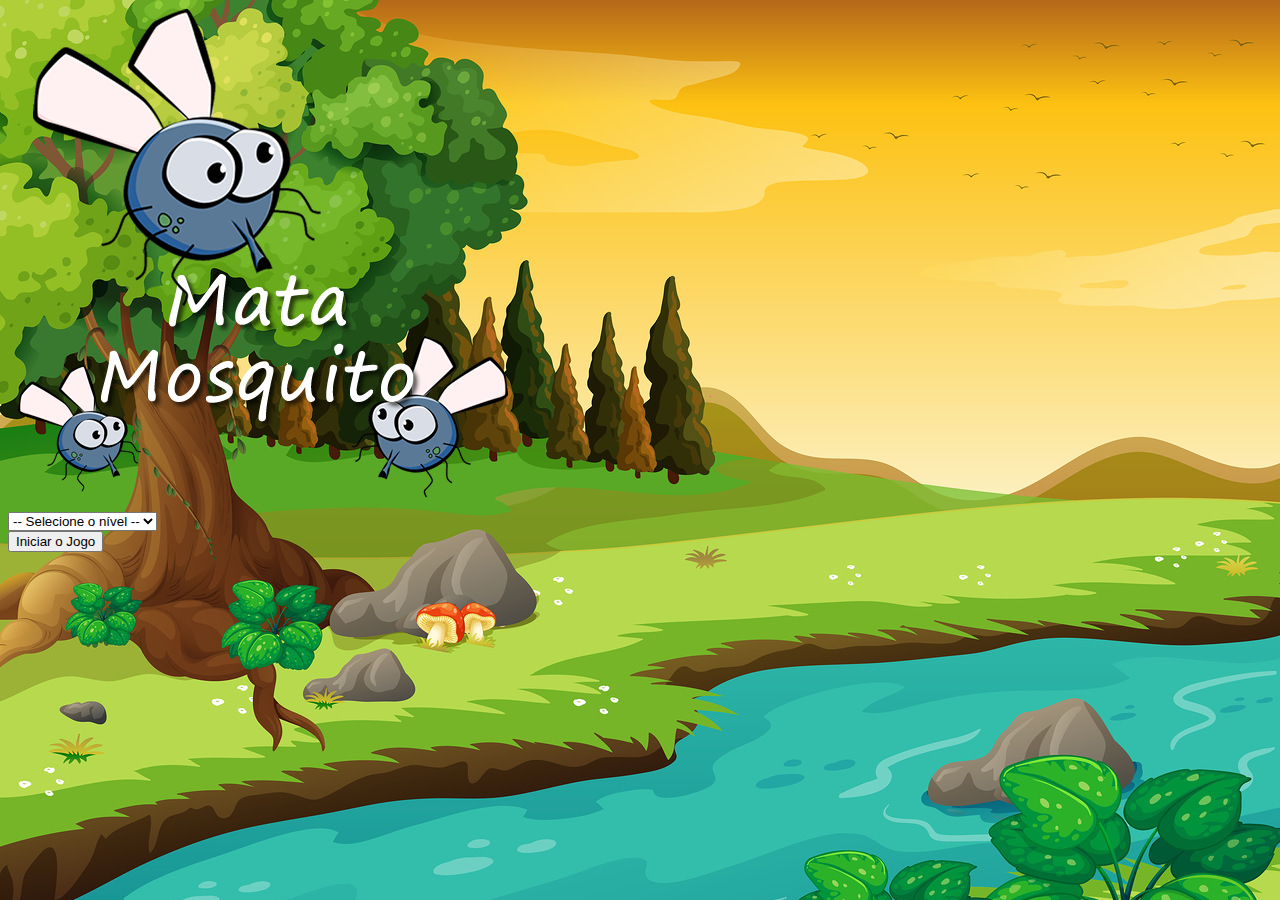
<file: index.html>
<!DOCTYPE html>
<html lang="pt">
<head>
    <meta charset="UTF-8">
    <meta name="viewport" content="width=device-width, initial-scale=1.0">
    <title>Jogo Mata Mosquito</title>
    <!--Recupera um estilo do Bootstrap-->
    <link href="https://cdn.jsdelivr.net/npm/bootstrap@5.3.2/dist/css/bootstrap.min.css" rel="stylesheet" integrity="sha384-T3c6CoIi6uLrA9TneNEoa7RxnatzjcDSCmG1MXxSR1GAsXEV/Dwwykc2MPK8M2HN" crossorigin="anonymous">
    <!--Carrega nosso estilo.css em cima do bootstrap-->
    <link rel="stylesheet" href="estilo.css"/>
    <script>
        function iniciarJogo(){
            //Recupera o nicel selecionado
            var nivel = document.getElementById('nivel').value

            //Verifica se o nivel foi escolhido, se não força o usuário a selecionar!
            if(nivel === ''){
                alert('Selecionae um nível para iniciar o jogo')
                return false
            }

            //O "?" separa a página que será direcionada dos parâmetros escolhidos
            window.location.href = "app.html?" + nivel
        }
    </script>
</head>
<body onresize="ajustarTela()">
    <div class="container">
        <!--Background Game over-->
        <div class="row">
            <div class="col">
                <div class="d-flex justify-content-center">
                    <img src="imagens/game.png"/>
                </div>
            </div>
        </div>
        <!--Caixa de Seleção de nivel-->
        <div class="row">
            <div class="col">
                <div class="d-flex justify-content-center">
                    <div class="mb-2">
                        <select class="form-control" id="nivel">
                            <option value="">-- Selecione o nível --</option>
                            <option value="normal">Normal</option>
                            <option value="dificil">Difícil</option>
                            <option value="chucknorris">Chuck Norris</option>
                        </select>
                    </div>
                </div>
            </div>
        </div>
        <!--Botão de Iniciar (Leva para app.html)-->
        <div class="row">
            <div class="col">
                <div class="d-flex justify-content-center">
                    <button type="button" class="btn btn-danger btn-lg" onclick="iniciarJogo()">Iniciar o Jogo</button>
                </div>
            </div>
        </div>
    </div>
</body>
</html>
</file>
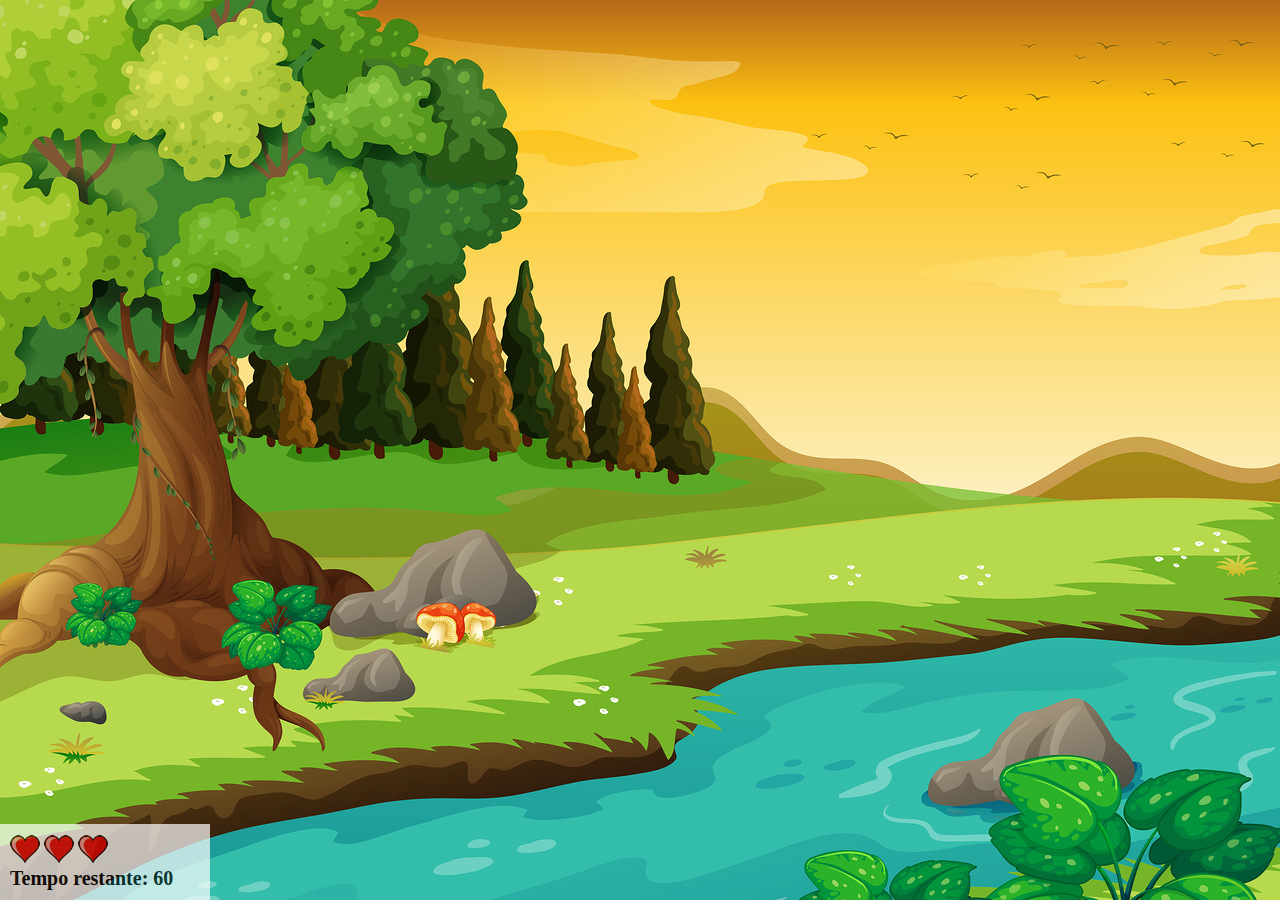
<file: app.html>
<!DOCTYPE html>
<html lang="pt">
    <head>
        <meta charset="UTF-8">
        <meta name="viewport" content="width=device-width, initial-scale=1.0">
        <title>Jogo Mata Mosquito</title>
        <link rel="stylesheet" href="estilo.css"/>
        <script src="jogo.js"></script>
    </head>
    <body onresize="ajustarTela()">
        <div class="painel">
            <div class="vidas">
                <img id="v3" src="imagens/coracao_cheio.png"/>
                <img id="v2" src="imagens/coracao_cheio.png"/>
                <img id="v1" src="imagens/coracao_cheio.png"/>
            </div>
            <div class="cronometro">
                Tempo restante: <span id="cronometro"></span>
            </div>
        </div>
        <script>
            document.getElementById('cronometro').innerHTML = tempo

            var criaMosquito = setInterval(function(){
                posicaoRandomica()
            }, criaMosquitoTempo)
        </script>
    </body>
</html>
</file>
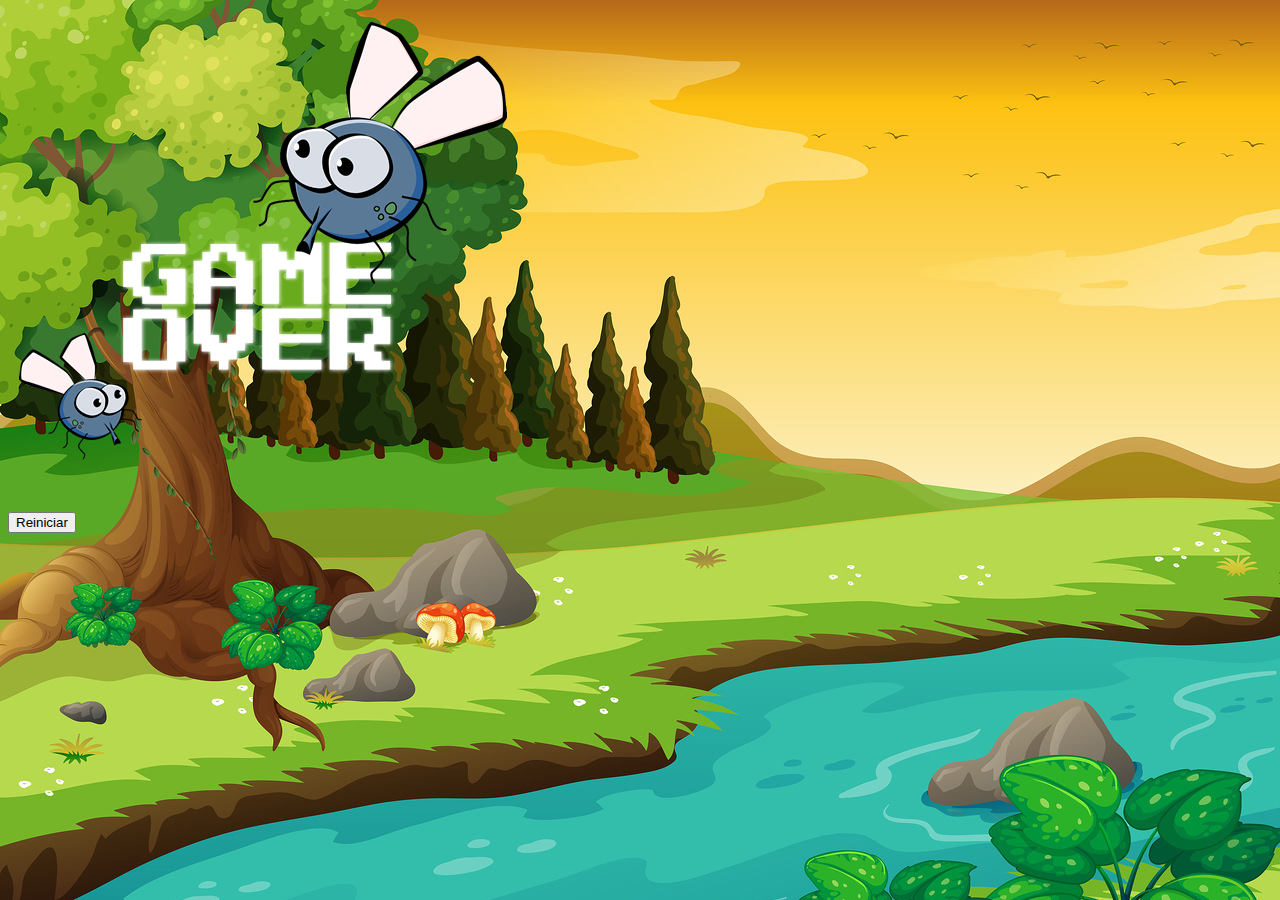
<file: fim_de_jogo.html>
<!DOCTYPE html>
<html lang="pt">
<head>
    <meta charset="UTF-8">
    <meta name="viewport" content="width=device-width, initial-scale=1.0">
    <title>Fim de Jogo</title>
    <!--Recupera um estilo do Bootstrap-->
    <link href="https://cdn.jsdelivr.net/npm/bootstrap@5.3.2/dist/css/bootstrap.min.css" rel="stylesheet" integrity="sha384-T3c6CoIi6uLrA9TneNEoa7RxnatzjcDSCmG1MXxSR1GAsXEV/Dwwykc2MPK8M2HN" crossorigin="anonymous">
    <!--Carrega nosso estilo.css em cima do bootstrap-->
    <link rel="stylesheet" href="estilo.css"/>
</head>
<body onresize="ajustarTela()">
    <div class="container">
        <!--Background Game over-->
        <div class="row">
            <div class="col">
                <div class="d-flex justify-content-center">
                    <img src="imagens/game_over.png"/>
                </div>
            </div>
        </div>
        <!--Botão de Reiniciar (Leva de volta para index.html)-->
        <div class="row">
            <div class="col">
                <div class="d-flex justify-content-center">
                    <button type="button" class="btn btn-dark btn-lg" onclick="window.location.href = 'index.html' ">Reiniciar</button>
                </div>
            </div>
        </div>
    </div>
</body>
</html>
</file>
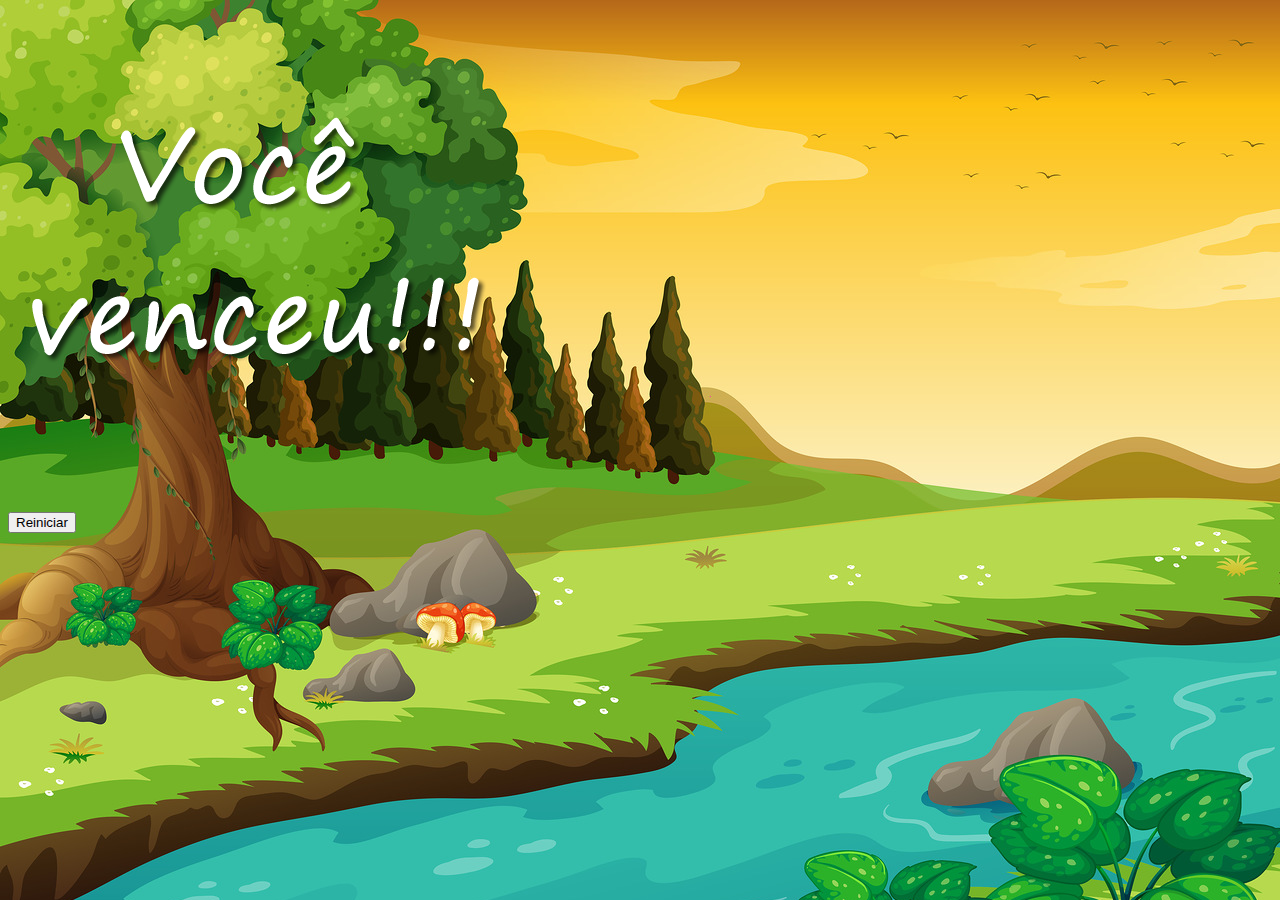
<file: vitoria.html>
<!DOCTYPE html>
<html lang="pt">
<head>
    <meta charset="UTF-8">
    <meta name="viewport" content="width=device-width, initial-scale=1.0">
    <title>Você Ganhou</title>
    <!--Recupera um estilo do Bootstrap-->
    <link href="https://cdn.jsdelivr.net/npm/bootstrap@5.3.2/dist/css/bootstrap.min.css" rel="stylesheet" integrity="sha384-T3c6CoIi6uLrA9TneNEoa7RxnatzjcDSCmG1MXxSR1GAsXEV/Dwwykc2MPK8M2HN" crossorigin="anonymous">
    <!--Carrega nosso estilo.css em cima do bootstrap-->
    <link rel="stylesheet" href="estilo.css"/>
</head>
<body onresize="ajustarTela()">
    <div class="container">
        <!--Background Game over-->
        <div class="row">
            <div class="col">
                <div class="d-flex justify-content-center">
                    <img src="imagens/vitoria.png"/>
                </div>
            </div>
        </div>
        <!--Botão de Reiniciar (Leva de volta para index.html)-->
        <div class="row">
            <div class="col">
                <div class="d-flex justify-content-center">
                    <button type="button" class="btn btn-dark btn-lg" onclick="window.location.href = 'index.html' ">Reiniciar</button>
                </div>
            </div>
        </div>
    </div> 
</body>
</html>
</file>
<file: estilo.css>
html{
    cursor: url(imagens/mata_mosquito.png) 30 30, auto;
}

body {
    background-image: url(imagens/bg.jpg);
    background-repeat: no-repeat;
    background-attachment: fixed;
    background-size: cover
   
}

.mosquito1{
    width: 50px;
    height: 50px;
}

.mosquito2{
    width: 70px;
    height: 70px;
}

.mosquito3{
    width: 90px;
    height: 90px;
}

.ladoA{
    transform: scaleX(1);
}

.ladoB{
    transform: scaleX(-1);
}

.painel{
    position: absolute;
    width: 190px;
    padding: 10px;
    left: 0px;
    bottom: 0px;
    border-top: solid 1px #fff;
    background-color: #fff;
    opacity: 0.7
}

.vidas{
    float: left;
}

.cronometro{
    float: left;
    font-size: 20px;
    font-weight: bold;
}
</file>
